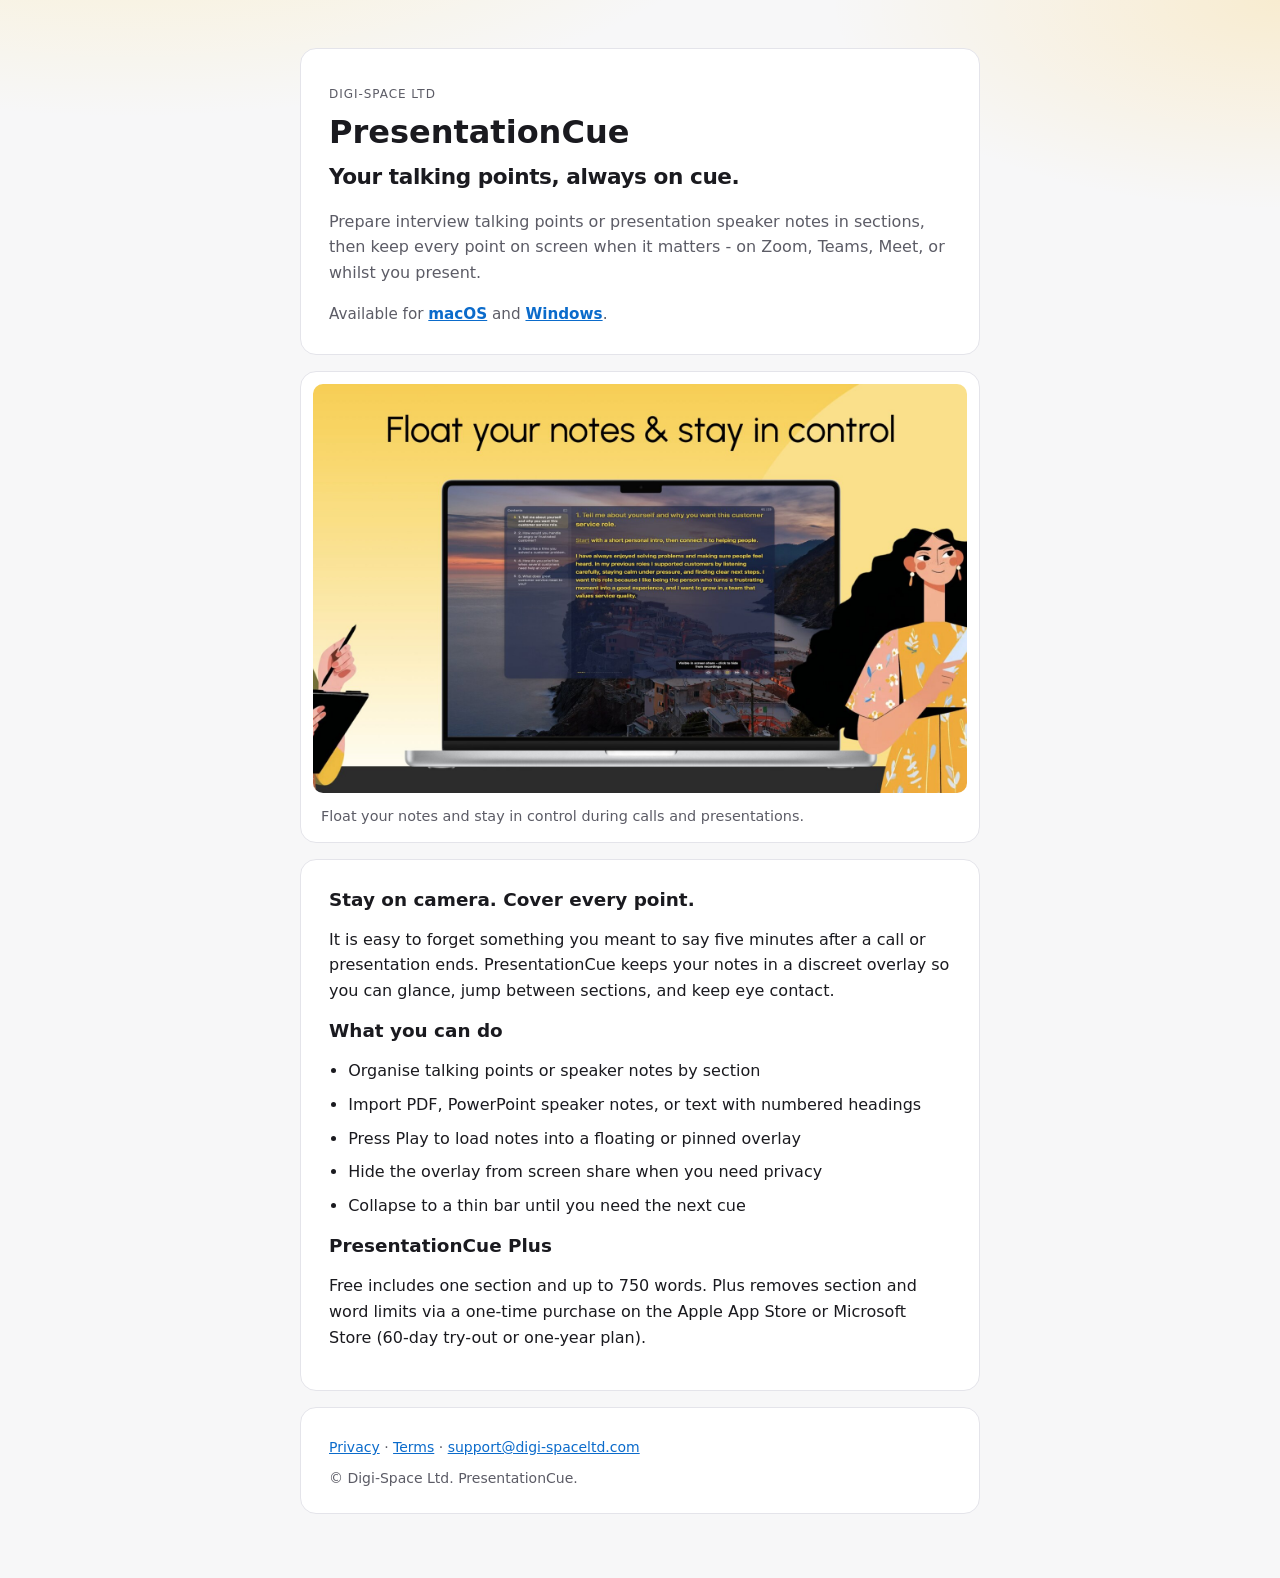
<file: docs/index.html>
<!DOCTYPE html>
<html lang="en-GB">
<head>
  <meta charset="utf-8" />
  <meta name="viewport" content="width=device-width, initial-scale=1" />
  <title>PresentationCue - talking points, always on cue</title>
  <meta
    name="description"
    content="Prepare interview talking points or speaker notes in sections, then keep them on screen during Zoom, Teams, or Meet - without breaking eye contact."
  />
  <link rel="stylesheet" href="styles.css" />
</head>
<body class="home">
  <main class="page home-page">
    <header class="hero">
      <p class="eyebrow">Digi-Space Ltd</p>
      <h1>PresentationCue</h1>
      <p class="tagline">Your talking points, always on cue.</p>
      <p class="lede">
        Prepare interview talking points or presentation speaker notes in sections,
        then keep every point on screen when it matters - on Zoom, Teams, Meet, or
        whilst you present.
      </p>
      <p class="platforms">
        Available for
        <a
          class="store-link"
          href="https://apps.apple.com/us/app/presentationcue-teleprompter/id6794130045?mt=12"
          rel="noopener noreferrer"
          ><strong>macOS</strong></a>
        and
        <a
          class="store-link"
          href="https://apps.microsoft.com/detail/9NJ3MF9G5XQ7"
          rel="noopener noreferrer"
          ><strong>Windows</strong></a>.
      </p>
    </header>

    <figure class="hero-preview">
      <div class="hero-preview-frame">
        <img
          src="presentationCue.jpg"
          alt="PresentationCue floating overlay on a laptop, with talking points and screen-share privacy control"
          loading="eager"
          decoding="async"
        />
      </div>
      <figcaption>Float your notes and stay in control during calls and presentations.</figcaption>
    </figure>

    <article class="home-article">
      <section>
        <h2>Stay on camera. Cover every point.</h2>
        <p>
          It is easy to forget something you meant to say five minutes after a call
          or presentation ends. PresentationCue keeps your notes in a discreet
          overlay so you can glance, jump between sections, and keep eye contact.
        </p>
      </section>

      <section>
        <h2>What you can do</h2>
        <ul>
          <li>Organise talking points or speaker notes by section</li>
          <li>Import PDF, PowerPoint speaker notes, or text with numbered headings</li>
          <li>Press Play to load notes into a floating or pinned overlay</li>
          <li>Hide the overlay from screen share when you need privacy</li>
          <li>Collapse to a thin bar until you need the next cue</li>
        </ul>
      </section>

      <section>
        <h2>PresentationCue Plus</h2>
        <p>
          Free includes one section and up to 750 words. Plus removes section and
          word limits via a one-time purchase on the Apple App Store or Microsoft Store
          (60-day try-out or one-year plan).
        </p>
      </section>
    </article>

    <footer>
      <p>
        <a href="privacy.html">Privacy</a>
        ·
        <a href="terms.html">Terms</a>
        ·
        <a href="mailto:support@digi-spaceltd.com">support@digi-spaceltd.com</a>
      </p>
      <p>&copy; Digi-Space Ltd. PresentationCue.</p>
    </footer>
  </main>
</body>
</html>
</file>
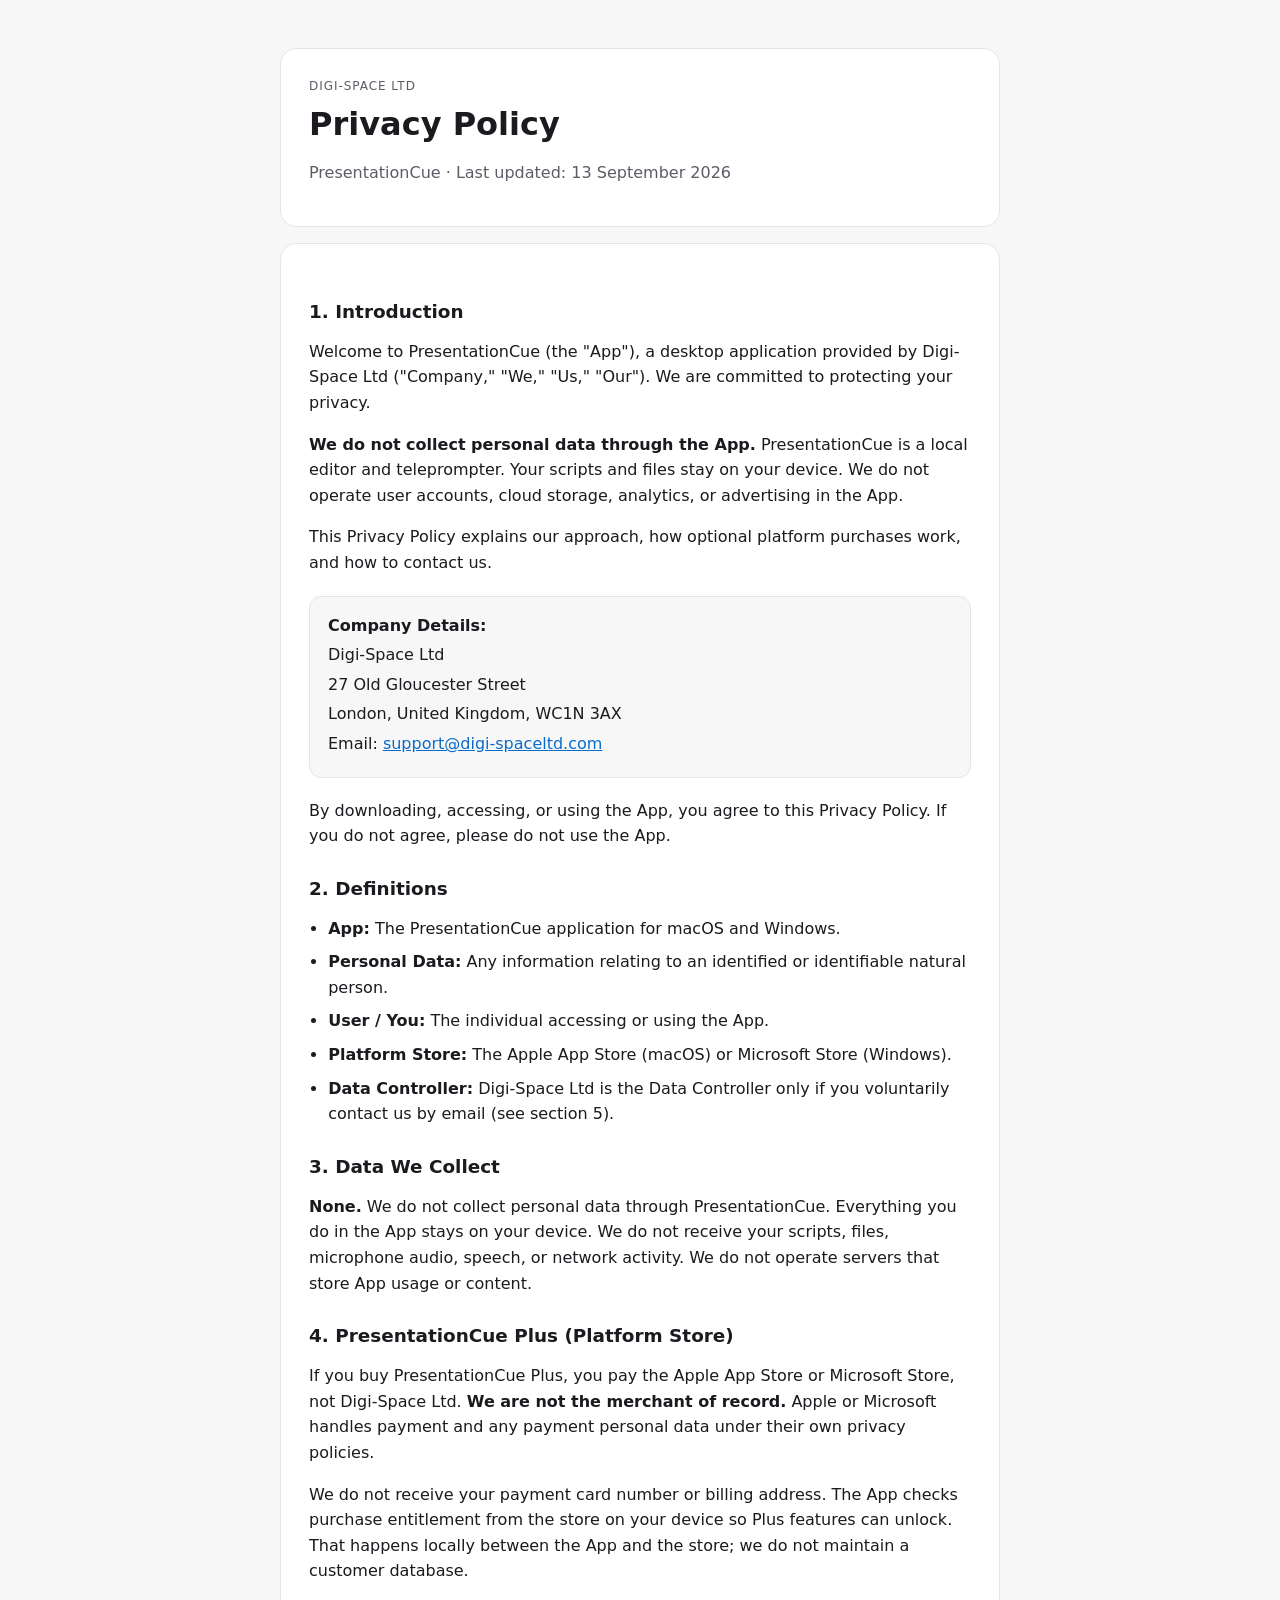
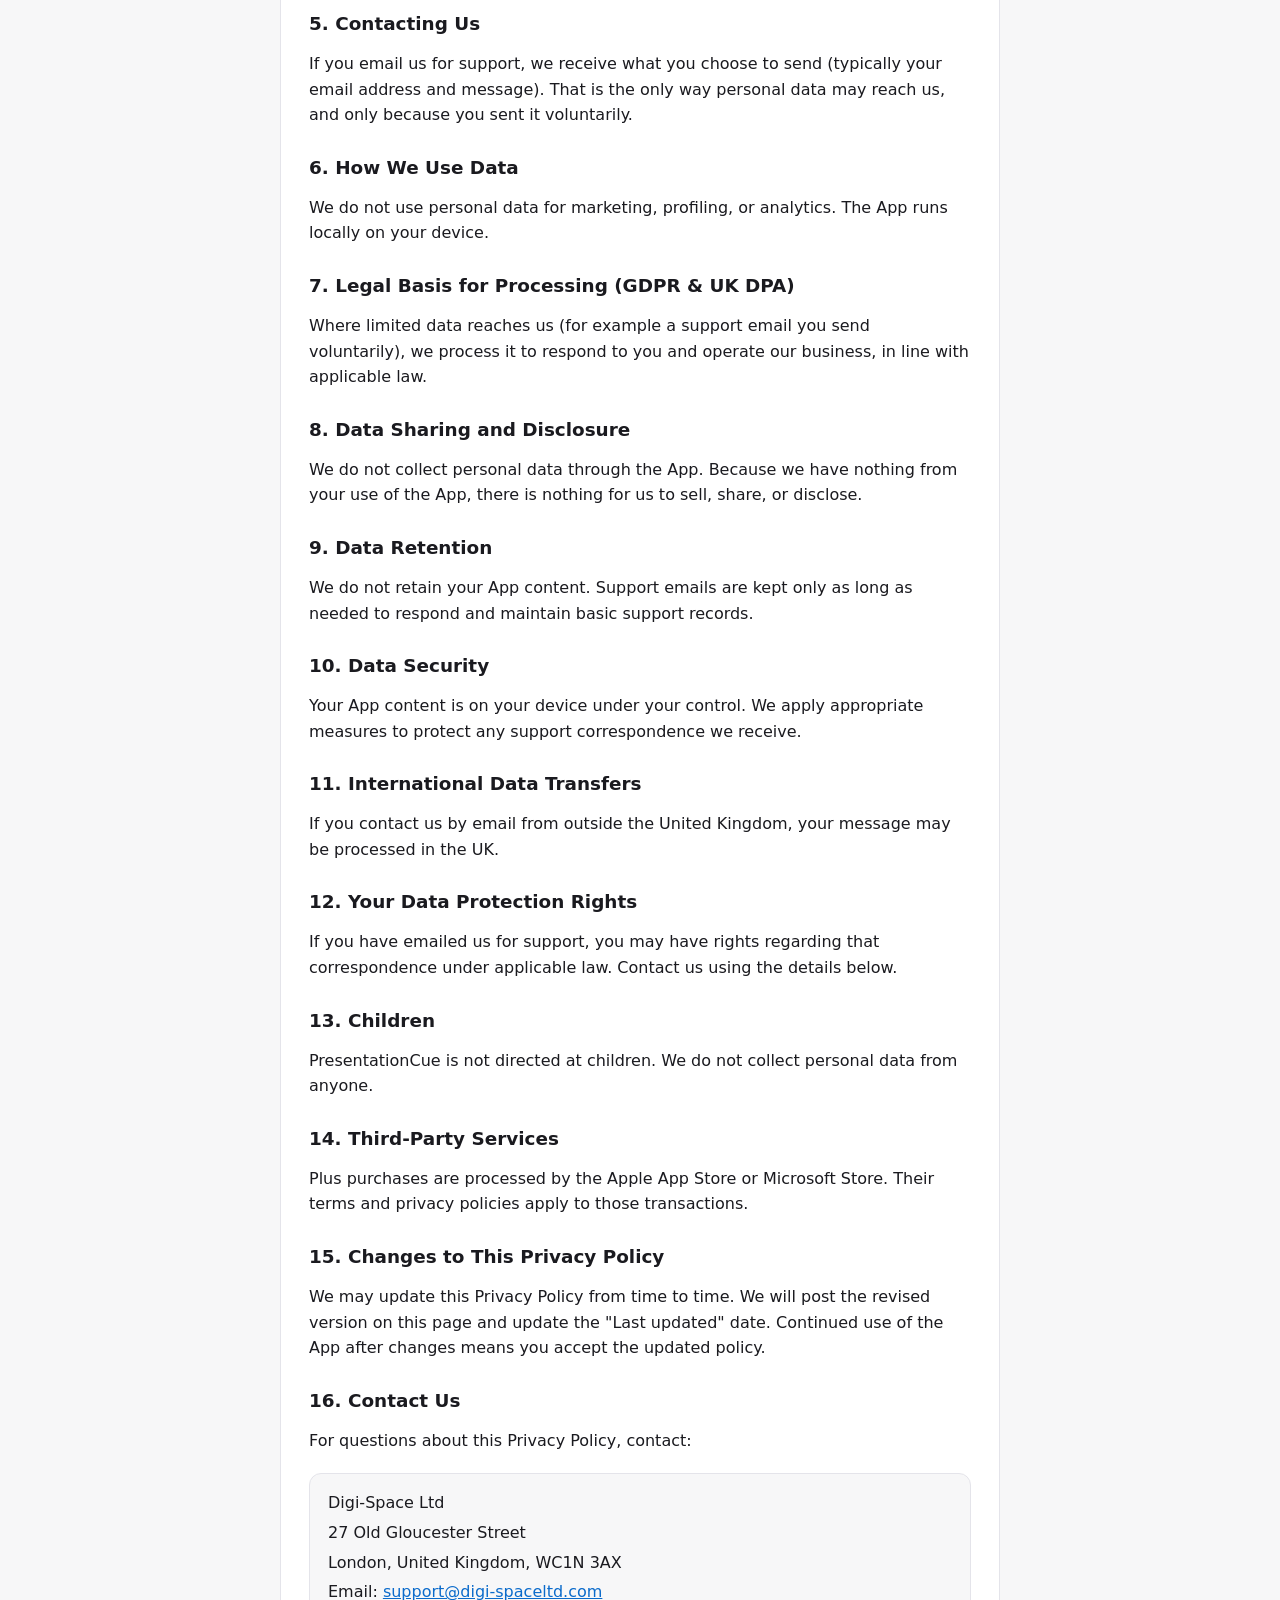
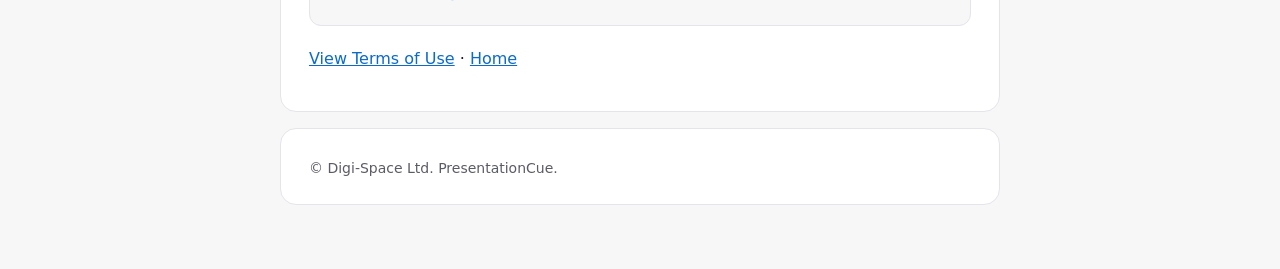
<file: docs/privacy.html>
<!DOCTYPE html>
<html lang="en-GB">
<head>
  <meta charset="utf-8" />
  <meta name="viewport" content="width=device-width, initial-scale=1" />
  <title>PresentationCue Privacy Policy</title>
  <link rel="stylesheet" href="styles.css" />
</head>
<body>
  <main class="page">
    <header>
      <p class="eyebrow">Digi-Space Ltd</p>
      <h1>Privacy Policy</h1>
      <p class="updated">PresentationCue · Last updated: 13 September 2026</p>
    </header>

    <article>
      <section>
        <h2>1. Introduction</h2>
        <p>
          Welcome to PresentationCue (the "App"), a desktop application provided by
          Digi-Space Ltd ("Company," "We," "Us," "Our"). We are committed to protecting
          your privacy.
        </p>
        <p>
          <strong>We do not collect personal data through the App.</strong>
          PresentationCue is a local editor and teleprompter. Your scripts and files stay on
          your device. We do not operate user accounts, cloud storage, analytics, or
          advertising in the App.
        </p>
        <p>
          This Privacy Policy explains our approach, how optional platform purchases work,
          and how to contact us.
        </p>
        <div class="company-card">
          <p><strong>Company Details:</strong></p>
          <p>Digi-Space Ltd</p>
          <p>27 Old Gloucester Street</p>
          <p>London, United Kingdom, WC1N 3AX</p>
          <p>Email: <a href="mailto:support@digi-spaceltd.com">support@digi-spaceltd.com</a></p>
        </div>
        <p>
          By downloading, accessing, or using the App, you agree to this Privacy Policy.
          If you do not agree, please do not use the App.
        </p>
      </section>

      <section>
        <h2>2. Definitions</h2>
        <ul>
          <li><strong>App:</strong> The PresentationCue application for macOS and Windows.</li>
          <li><strong>Personal Data:</strong> Any information relating to an identified or identifiable natural person.</li>
          <li><strong>User / You:</strong> The individual accessing or using the App.</li>
          <li><strong>Platform Store:</strong> The Apple App Store (macOS) or Microsoft Store (Windows).</li>
          <li><strong>Data Controller:</strong> Digi-Space Ltd is the Data Controller only if you voluntarily contact us by email (see section 5).</li>
        </ul>
      </section>

      <section>
        <h2>3. Data We Collect</h2>
        <p>
          <strong>None.</strong> We do not collect personal data through PresentationCue.
          Everything you do in the App stays on your device. We do not receive your
          scripts, files, microphone audio, speech, or network activity. We do not
          operate servers that store App usage or content.
        </p>
      </section>

      <section>
        <h2>4. PresentationCue Plus (Platform Store)</h2>
        <p>
          If you buy PresentationCue Plus, you pay the Apple App Store or Microsoft Store,
          not Digi-Space Ltd. <strong>We are not the merchant of record.</strong> Apple or
          Microsoft handles payment and any payment personal data under their own
          privacy policies.
        </p>
        <p>
          We do not receive your payment card number or billing address. The App checks
          purchase entitlement from the store on your device so Plus features can unlock.
          That happens locally between the App and the store; we do not maintain a
          customer database.
        </p>
      </section>

      <section>
        <h2>5. Contacting Us</h2>
        <p>
          If you email us for support, we receive what you choose to send (typically your
          email address and message). That is the only way personal data may reach us, and
          only because you sent it voluntarily.
        </p>
      </section>

      <section>
        <h2>6. How We Use Data</h2>
        <p>
          We do not use personal data for marketing, profiling, or analytics. The App runs
          locally on your device.
        </p>
      </section>

      <section>
        <h2>7. Legal Basis for Processing (GDPR &amp; UK DPA)</h2>
        <p>
          Where limited data reaches us (for example a support email you send voluntarily),
          we process it to respond to you and operate our business, in line with applicable
          law.
        </p>
      </section>

      <section>
        <h2>8. Data Sharing and Disclosure</h2>
        <p>
          We do not collect personal data through the App. Because we have nothing from
          your use of the App, there is nothing for us to sell, share, or disclose.
        </p>
      </section>

      <section>
        <h2>9. Data Retention</h2>
        <p>
          We do not retain your App content. Support emails are kept only as long as needed
          to respond and maintain basic support records.
        </p>
      </section>

      <section>
        <h2>10. Data Security</h2>
        <p>
          Your App content is on your device under your control. We apply appropriate
          measures to protect any support correspondence we receive.
        </p>
      </section>

      <section>
        <h2>11. International Data Transfers</h2>
        <p>
          If you contact us by email from outside the United Kingdom, your message may be
          processed in the UK.
        </p>
      </section>

      <section>
        <h2>12. Your Data Protection Rights</h2>
        <p>
          If you have emailed us for support, you may have rights regarding that
          correspondence under applicable law. Contact us using the details below.
        </p>
      </section>

      <section>
        <h2>13. Children</h2>
        <p>
          PresentationCue is not directed at children. We do not collect personal data from
          anyone.
        </p>
      </section>

      <section>
        <h2>14. Third-Party Services</h2>
        <p>
          Plus purchases are processed by the Apple App Store or Microsoft Store. Their
          terms and privacy policies apply to those transactions.
        </p>
      </section>

      <section>
        <h2>15. Changes to This Privacy Policy</h2>
        <p>
          We may update this Privacy Policy from time to time. We will post the revised
          version on this page and update the "Last updated" date. Continued use of the
          App after changes means you accept the updated policy.
        </p>
      </section>

      <section>
        <h2>16. Contact Us</h2>
        <p>For questions about this Privacy Policy, contact:</p>
        <div class="company-card">
          <p>Digi-Space Ltd</p>
          <p>27 Old Gloucester Street</p>
          <p>London, United Kingdom, WC1N 3AX</p>
          <p>Email: <a href="mailto:support@digi-spaceltd.com">support@digi-spaceltd.com</a></p>
        </div>
        <p><a href="terms.html">View Terms of Use</a> · <a href="index.html">Home</a></p>
      </section>
    </article>

    <footer>
      <p>&copy; Digi-Space Ltd. PresentationCue.</p>
    </footer>
  </main>
</body>
</html>
</file>
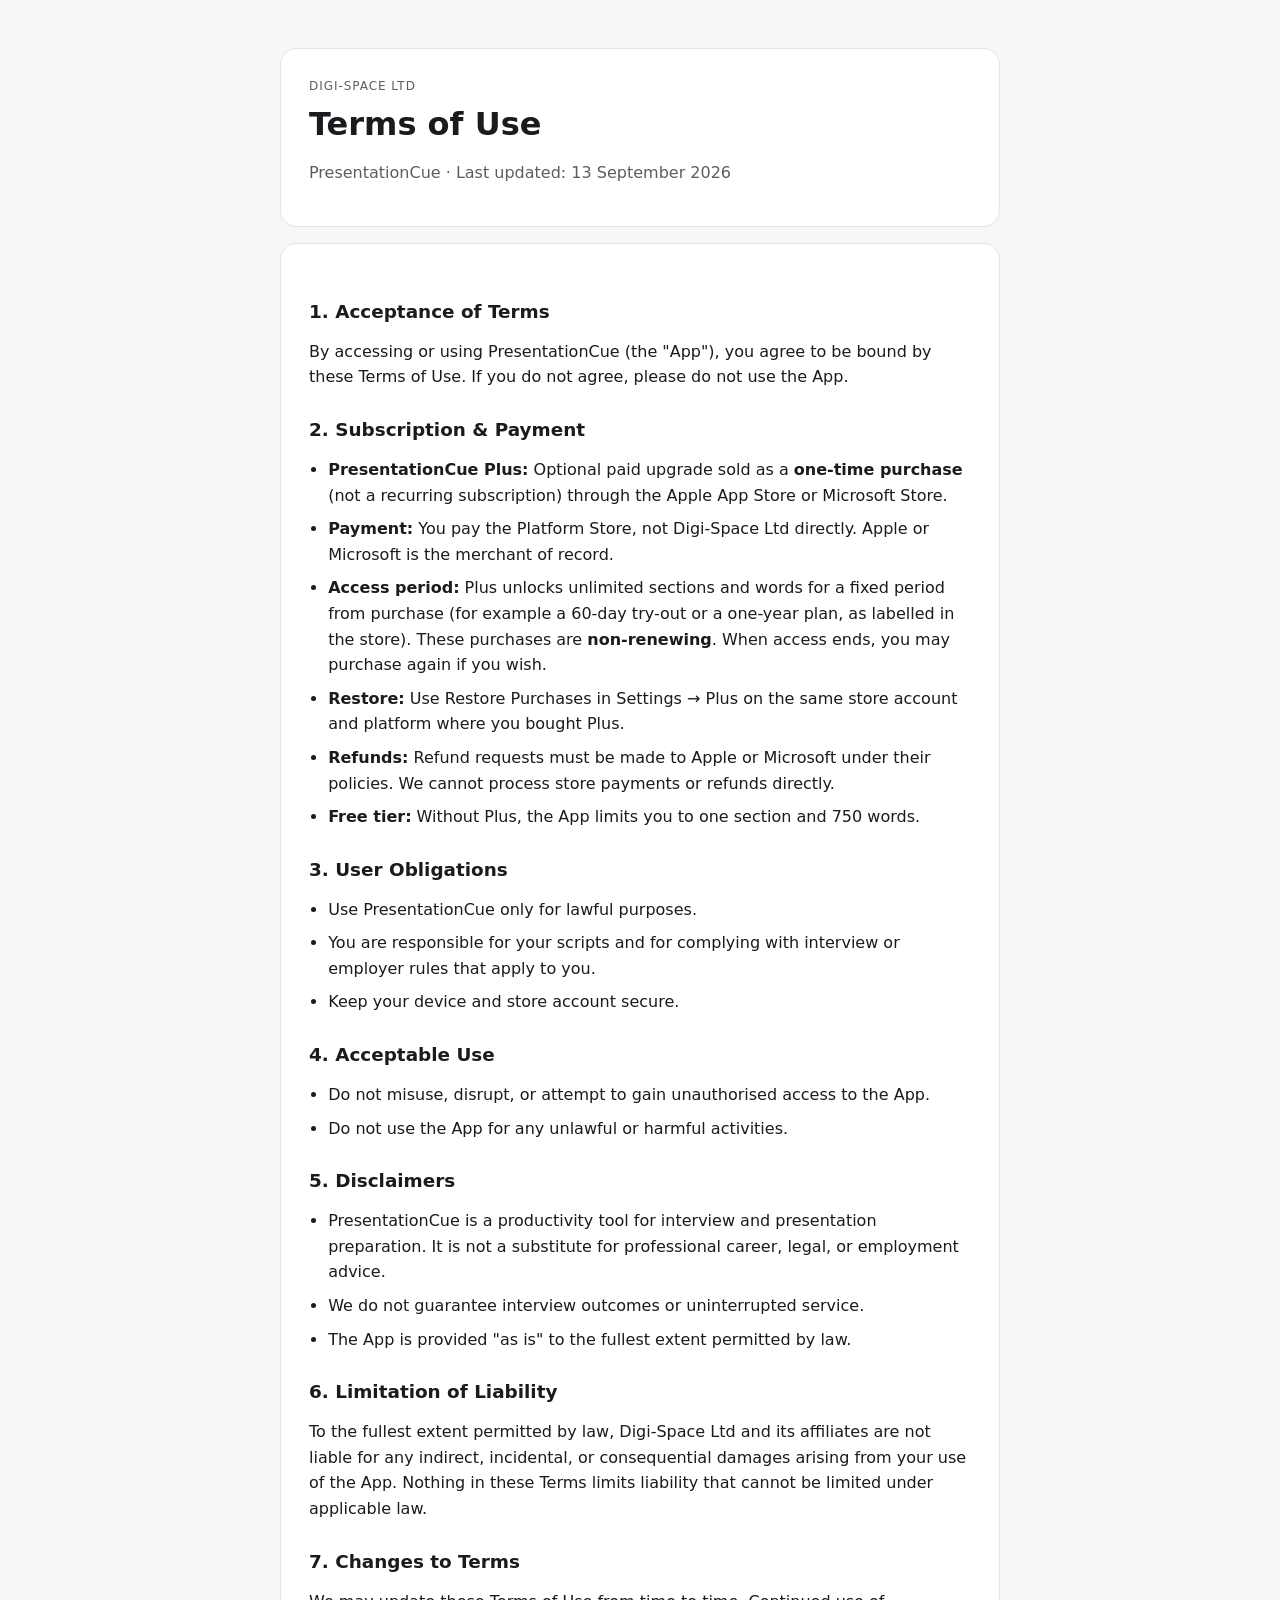
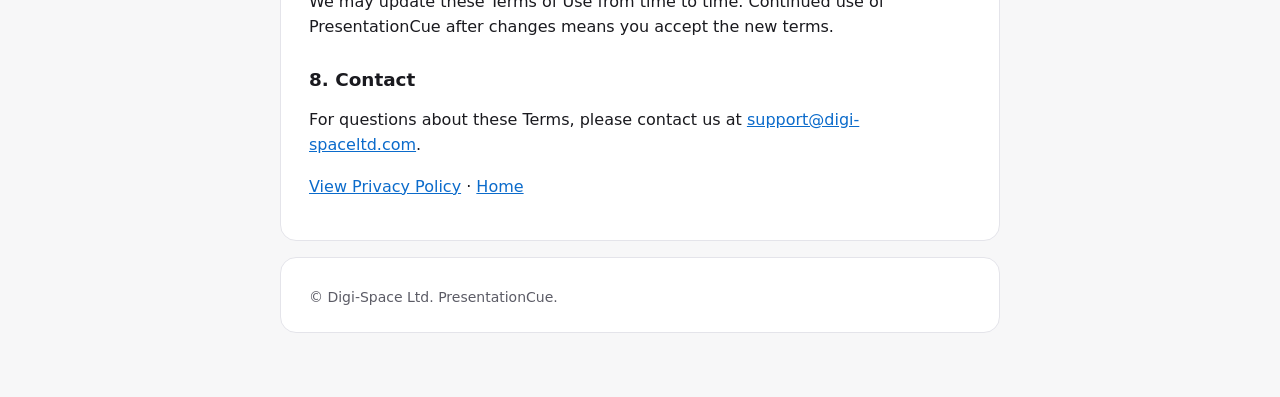
<file: docs/terms.html>
<!DOCTYPE html>
<html lang="en-GB">
<head>
  <meta charset="utf-8" />
  <meta name="viewport" content="width=device-width, initial-scale=1" />
  <title>PresentationCue Terms of Use</title>
  <link rel="stylesheet" href="styles.css" />
</head>
<body>
  <main class="page">
    <header>
      <p class="eyebrow">Digi-Space Ltd</p>
      <h1>Terms of Use</h1>
      <p class="updated">PresentationCue · Last updated: 13 September 2026</p>
    </header>

    <article>
      <section>
        <h2>1. Acceptance of Terms</h2>
        <p>
          By accessing or using PresentationCue (the "App"), you agree to be bound by these
          Terms of Use. If you do not agree, please do not use the App.
        </p>
      </section>

      <section>
        <h2>2. Subscription &amp; Payment</h2>
        <ul>
          <li>
            <strong>PresentationCue Plus:</strong> Optional paid upgrade sold as a
            <strong>one-time purchase</strong> (not a recurring subscription) through
            the Apple App Store or Microsoft Store.
          </li>
          <li>
            <strong>Payment:</strong> You pay the Platform Store, not Digi-Space Ltd
            directly. Apple or Microsoft is the merchant of record.
          </li>
          <li>
            <strong>Access period:</strong> Plus unlocks unlimited sections and words for
            a fixed period from purchase (for example a 60-day try-out or a one-year plan,
            as labelled in the store). These purchases are <strong>non-renewing</strong>.
            When access ends, you may purchase again if you wish.
          </li>
          <li>
            <strong>Restore:</strong> Use Restore Purchases in Settings → Plus on the
            same store account and platform where you bought Plus.
          </li>
          <li>
            <strong>Refunds:</strong> Refund requests must be made to Apple or Microsoft
            under their policies. We cannot process store payments or refunds directly.
          </li>
          <li>
            <strong>Free tier:</strong> Without Plus, the App limits you to one section
            and 750 words.
          </li>
        </ul>
      </section>

      <section>
        <h2>3. User Obligations</h2>
        <ul>
          <li>Use PresentationCue only for lawful purposes.</li>
          <li>You are responsible for your scripts and for complying with interview or employer rules that apply to you.</li>
          <li>Keep your device and store account secure.</li>
        </ul>
      </section>

      <section>
        <h2>4. Acceptable Use</h2>
        <ul>
          <li>Do not misuse, disrupt, or attempt to gain unauthorised access to the App.</li>
          <li>Do not use the App for any unlawful or harmful activities.</li>
        </ul>
      </section>

      <section>
        <h2>5. Disclaimers</h2>
        <ul>
          <li>
            PresentationCue is a productivity tool for interview and presentation preparation. It is not a
            substitute for professional career, legal, or employment advice.
          </li>
          <li>We do not guarantee interview outcomes or uninterrupted service.</li>
          <li>The App is provided "as is" to the fullest extent permitted by law.</li>
        </ul>
      </section>

      <section>
        <h2>6. Limitation of Liability</h2>
        <p>
          To the fullest extent permitted by law, Digi-Space Ltd and its affiliates are
          not liable for any indirect, incidental, or consequential damages arising from
          your use of the App. Nothing in these Terms limits liability that cannot be
          limited under applicable law.
        </p>
      </section>

      <section>
        <h2>7. Changes to Terms</h2>
        <p>
          We may update these Terms of Use from time to time. Continued use of
          PresentationCue after changes means you accept the new terms.
        </p>
      </section>

      <section>
        <h2>8. Contact</h2>
        <p>
          For questions about these Terms, please contact us at
          <a href="mailto:support@digi-spaceltd.com">support@digi-spaceltd.com</a>.
        </p>
        <p><a href="privacy.html">View Privacy Policy</a> · <a href="index.html">Home</a></p>
      </section>
    </article>

    <footer>
      <p>&copy; Digi-Space Ltd. PresentationCue.</p>
    </footer>
  </main>
</body>
</html>
</file>
<file: docs/styles.css>
:root {
  color-scheme: light dark;
  --bg: #f7f7f8;
  --card: #ffffff;
  --text: #1a1a1f;
  --muted: #5c5c66;
  --accent: #0b6bcb;
  --border: #e4e4ea;
}

@media (prefers-color-scheme: dark) {
  :root {
    --bg: #111114;
    --card: #1a1a20;
    --text: #f2f2f5;
    --muted: #a8a8b3;
    --accent: #5eb0ff;
    --border: #2d2d36;
  }
}

* {
  box-sizing: border-box;
}

body {
  margin: 0;
  font-family: "Segoe UI", system-ui, -apple-system, sans-serif;
  background: var(--bg);
  color: var(--text);
  line-height: 1.6;
  overflow-x: hidden;
}

.page {
  max-width: 760px;
  width: 100%;
  margin: 0 auto;
  padding: 48px 20px 64px;
  box-sizing: border-box;
}

header,
article,
footer {
  background: var(--card);
  border: 1px solid var(--border);
  border-radius: 16px;
  padding: 28px 28px 24px;
}

header {
  margin-bottom: 16px;
}

article {
  margin-bottom: 16px;
}

.eyebrow {
  margin: 0 0 8px;
  font-size: 12px;
  letter-spacing: 0.08em;
  text-transform: uppercase;
  color: var(--muted);
}

h1,
h2 {
  line-height: 1.25;
}

h1 {
  margin: 0 0 8px;
  font-size: 2rem;
}

h2 {
  margin: 28px 0 10px;
  font-size: 1.15rem;
}

h3 {
  margin: 18px 0 8px;
  font-size: 1rem;
}

section + section {
  margin-top: 8px;
}

.company-card {
  background: var(--bg);
  border: 1px solid var(--border);
  border-radius: 12px;
  padding: 16px 18px;
  margin: 20px 0;
}

.company-card p {
  margin: 0 0 4px;
}

.lede,
.links,
footer p,
.updated {
  color: var(--muted);
}

.lede {
  margin: 0;
}

.links {
  margin: 0 0 16px;
}

.links a,
a {
  color: var(--accent);
}

ul {
  padding-left: 1.2rem;
}

li + li {
  margin-top: 8px;
}

footer p {
  margin: 0;
  font-size: 14px;
}

footer p + p {
  margin-top: 8px;
}

/* Home / product landing */
body.home {
  background:
    radial-gradient(1200px 500px at 10% -10%, rgba(255, 213, 79, 0.28), transparent 55%),
    radial-gradient(900px 420px at 100% 0%, rgba(255, 179, 0, 0.16), transparent 50%),
    var(--bg);
}

.home-page {
  max-width: 720px;
  width: 100%;
  min-width: 0;
}

.hero {
  background: var(--card);
  border: 1px solid var(--border);
  border-radius: 16px;
  padding: 36px 28px 28px;
  margin-bottom: 16px;
}

.tagline {
  margin: 0 0 14px;
  font-size: 1.35rem;
  font-weight: 600;
  letter-spacing: -0.02em;
  color: var(--text);
}

.platforms {
  margin: 16px 0 0;
  color: var(--muted);
  font-size: 0.95rem;
}

.cta-row {
  display: flex;
  flex-wrap: wrap;
  gap: 10px;
  margin-top: 22px;
}

.cta {
  display: inline-block;
  padding: 10px 14px;
  border-radius: 10px;
  text-decoration: none;
  font-weight: 600;
  font-size: 0.95rem;
}

.cta-secondary {
  color: var(--text);
  background: var(--bg);
  border: 1px solid var(--border);
}

.cta-secondary:hover {
  border-color: #ffb300;
}

.home-article h2:first-child {
  margin-top: 0;
}

.store-link {
  font-weight: 600;
}

code {
  font-family: ui-monospace, SFMono-Regular, Menlo, Consolas, monospace;
  font-size: 0.9em;
  padding: 0.1em 0.35em;
  border-radius: 6px;
  background: var(--bg);
  border: 1px solid var(--border);
}

@media (prefers-color-scheme: dark) {
  body.home {
    background:
      radial-gradient(1200px 500px at 10% -10%, rgba(255, 213, 79, 0.12), transparent 55%),
      radial-gradient(900px 420px at 100% 0%, rgba(255, 179, 0, 0.08), transparent 50%),
      var(--bg);
  }
}

.store-links {
  margin-top: 8px;
}

.store-sep {
  margin: 0 8px;
  color: var(--muted);
}

/* Same card width as hero / article - never break out of .page */
.hero-preview {
  margin: 0 0 16px;
  padding: 12px 12px 0;
  max-width: 100%;
  min-width: 0;
  border: 1px solid var(--border);
  border-radius: 16px;
  overflow: hidden;
  background: var(--card);
  box-sizing: border-box;
}

.hero-preview-frame {
  max-width: 100%;
  min-width: 0;
  overflow: hidden;
  border-radius: 10px;
  line-height: 0;
}

.hero-preview img {
  display: block;
  width: 100%;
  max-width: 100%;
  height: auto;
  object-fit: contain;
}

.hero-preview figcaption {
  margin: 0;
  padding: 12px 8px 14px;
  font-size: 0.9rem;
  color: var(--muted);
}

.hero .store-links {
  margin: 12px 0 0;
}
</file>
